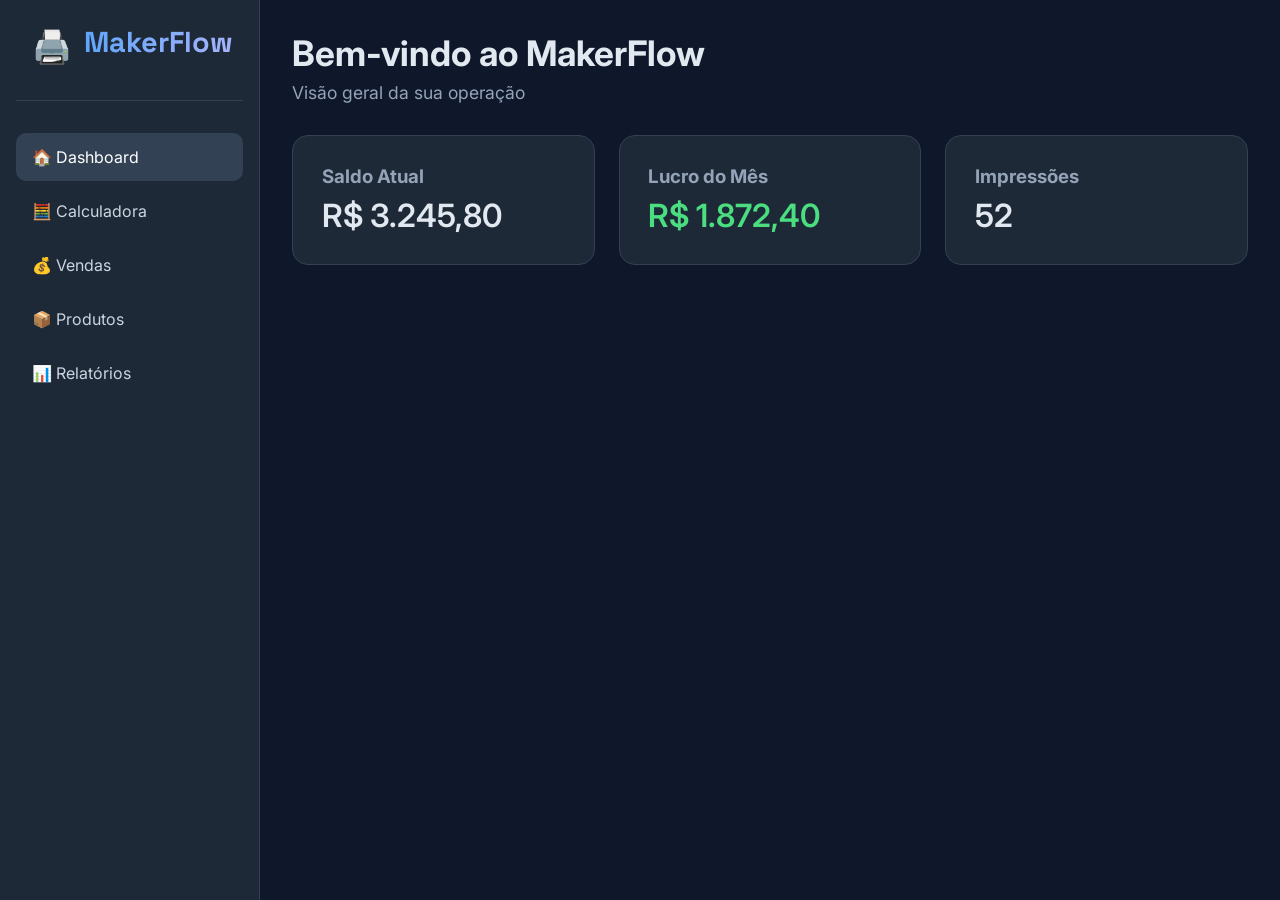
<file: index.html>
<!DOCTYPE html>
<html lang="pt-BR">
<head>
    <meta charset="UTF-8">
    <meta name="viewport" content="width=device-width, initial-scale=1.0">
    <title>MakerFlow • Dashboard</title>
    <link rel="stylesheet" href="style.css">
    <link href="https://fonts.googleapis.com/css2?family=Inter:wght@400;500;600&family=Space+Grotesk:wght@500;600&display=swap" rel="stylesheet">
</head>
<body>
    <div class="app">
        <nav class="sidebar">
            <div class="logo">
                <span>🖨️</span>
                <h1>MakerFlow</h1>
            </div>
            <div class="menu">
                <a href="index.html" class="menu-item active">🏠 Dashboard</a>
                <a href="calculadora.html" class="menu-item">🧮 Calculadora</a>
                <a href="vendas.html" class="menu-item">💰 Vendas</a>
                <a href="produtos.html" class="menu-item">📦 Produtos</a>
                <a href="relatorios.html" class="menu-item">📊 Relatórios</a>
            </div>
        </nav>

        <main class="content">
            <h1>Bem-vindo ao MakerFlow</h1>
            <p class="subtitle">Visão geral da sua operação</p>
            
            <div class="cards-grid">
                <div class="card-info">
                    <h3>Saldo Atual</h3>
                    <h2>R$ 3.245,80</h2>
                </div>
                <div class="card-info">
                    <h3>Lucro do Mês</h3>
                    <h2 class="positivo">R$ 1.872,40</h2>
                </div>
                <div class="card-info">
                    <h3>Impressões</h3>
                    <h2>52</h2>
                </div>
            </div>
        </main>
    </div>

    <script src="script.js"></script>
</body>
</html>
</file>
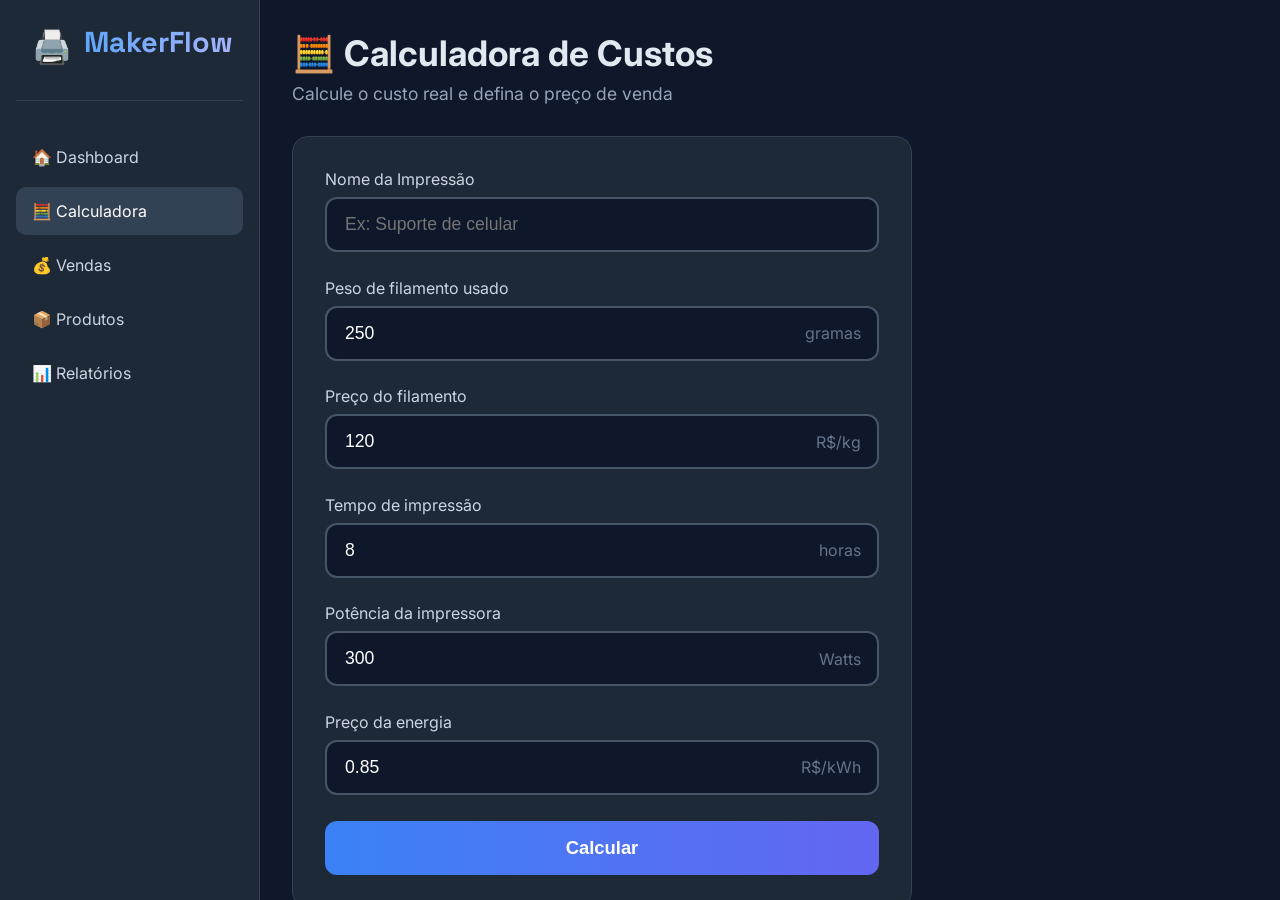
<file: calculadora.html>
<!DOCTYPE html>
<html lang="pt-BR">
<head>
    <meta charset="UTF-8">
    <meta name="viewport" content="width=device-width, initial-scale=1.0">
    <title>MakerFlow • Calculadora</title>
    <link rel="stylesheet" href="style.css">
    <link href="https://fonts.googleapis.com/css2?family=Inter:wght@400;500;600&family=Space+Grotesk:wght@500;600&display=swap" rel="stylesheet">
</head>
<body>
    <div class="app">
        <nav class="sidebar">
            <div class="logo">
                <span>🖨️</span>
                <h1>MakerFlow</h1>
            </div>
            <div class="menu">
                <a href="index.html" class="menu-item">🏠 Dashboard</a>
                <a href="calculadora.html" class="menu-item active">🧮 Calculadora</a>
                <a href="vendas.html" class="menu-item">💰 Vendas</a>
                <a href="produtos.html" class="menu-item">📦 Produtos</a>
                <a href="relatorios.html" class="menu-item">📊 Relatórios</a>
            </div>
        </nav>

        <main class="content">
            <h1>🧮 Calculadora de Custos</h1>
            <p class="subtitle">Calcule o custo real e defina o preço de venda</p>
            
            <div class="card">
                <form id="calcForm">
                    <div class="input-group">
                        <label for="nome">Nome da Impressão</label>
                        <input type="text" id="nome" placeholder="Ex: Suporte de celular" required>
                    </div>

                    <div class="input-group">
                        <label for="filamento">Peso de filamento usado</label>
                        <div class="input-with-unit">
                            <input type="number" id="filamento" value="250" step="0.1" required>
                            <span class="unit">gramas</span>
                        </div>
                    </div>

                    <div class="input-group">
                        <label for="precoFilamento">Preço do filamento</label>
                        <div class="input-with-unit">
                            <input type="number" id="precoFilamento" value="120" step="0.01" required>
                            <span class="unit">R$/kg</span>
                        </div>
                    </div>

                    <div class="input-group">
                        <label for="horas">Tempo de impressão</label>
                        <div class="input-with-unit">
                            <input type="number" id="horas" value="8" step="0.1" required>
                            <span class="unit">horas</span>
                        </div>
                    </div>

                    <div class="input-group">
                        <label for="potencia">Potência da impressora</label>
                        <div class="input-with-unit">
                            <input type="number" id="potencia" value="300" step="1" required>
                            <span class="unit">Watts</span>
                        </div>
                    </div>

                    <div class="input-group">
                        <label for="precoEnergia">Preço da energia</label>
                        <div class="input-with-unit">
                            <input type="number" id="precoEnergia" value="0.85" step="0.01" required>
                            <span class="unit">R$/kWh</span>
                        </div>
                    </div>

                    <button type="submit" class="btn-calcular">Calcular</button>
                </form>
            </div>

            <!-- Resultado -->
            <div id="resultadoCalc" class="resultado-card hidden">
                <h2 id="nomeResultadoCalc"></h2>
                
                <div class="resultados">
                    <div class="result-item">
                        <span>Custo Total</span>
                        <strong id="custoTotal">R$ 0,00</strong>
                    </div>
                    <div class="result-item">
                        <span>Custo por Hora</span>
                        <strong id="custoHora">R$ 0,00</strong>
                    </div>
                </div>

                <h3>Sugestão de Preço de Venda</h3>
                <div class="multiplicadores">
                    <div class="multi-item">
                        <span class="multi-titulo">2× <small>Lucro Mínimo</small></span>
                        <span id="preco2" class="multi-valor">R$ 0,00</span>
                    </div>
                    <div class="multi-item destaque">
                        <span class="multi-titulo">3× <small>Lucro Ideal</small></span>
                        <span id="preco3" class="multi-valor">R$ 0,00</span>
                    </div>
                    <div class="multi-item">
                        <span class="multi-titulo">4× <small>Lucro Alto</small></span>
                        <span id="preco4" class="multi-valor">R$ 0,00</span>
                    </div>
                </div>

                <button id="novaCalcBtn" class="btn-nova">Nova Cálculo</button>
            </div>
        </main>
    </div>

    <script src="script.js"></script>
    <script>
        // Lógica específica da calculadora
        const form = document.getElementById('calcForm');
        const resultadoDiv = document.getElementById('resultadoCalc');

        form.addEventListener('submit', function(e) {
            e.preventDefault();

            const nome = document.getElementById('nome').value.trim() || "Impressão sem nome";
            const peso = parseFloat(document.getElementById('filamento').value) || 0;
            const precoFil = parseFloat(document.getElementById('precoFilamento').value) || 0;
            const horas = parseFloat(document.getElementById('horas').value) || 0;
            const potencia = parseFloat(document.getElementById('potencia').value) || 0;
            const precoEnergia = parseFloat(document.getElementById('precoEnergia').value) || 0;

            const custoFil = (peso / 1000) * precoFil;
            const custoEn = (potencia / 1000) * horas * precoEnergia;
            const custoTotal = custoFil + custoEn;
            const custoHora = horas > 0 ? custoTotal / horas : 0;

            // Mostrar resultado
            document.getElementById('nomeResultadoCalc').textContent = nome;
            document.getElementById('custoTotal').textContent = `R$ ${custoTotal.toFixed(2)}`;
            document.getElementById('custoHora').textContent = `R$ ${custoHora.toFixed(2)}`;

            document.getElementById('preco2').textContent = `R$ ${(custoTotal * 2).toFixed(2)}`;
            document.getElementById('preco3').textContent = `R$ ${(custoTotal * 3).toFixed(2)}`;
            document.getElementById('preco4').textContent = `R$ ${(custoTotal * 4).toFixed(2)}`;

            form.parentElement.classList.add('hidden');
            resultadoDiv.classList.remove('hidden');
        });

        document.getElementById('novaCalcBtn').addEventListener('click', function() {
            form.reset();
            form.parentElement.classList.remove('hidden');
            resultadoDiv.classList.add('hidden');
        });
    </script>
</body>
</html>
</file>
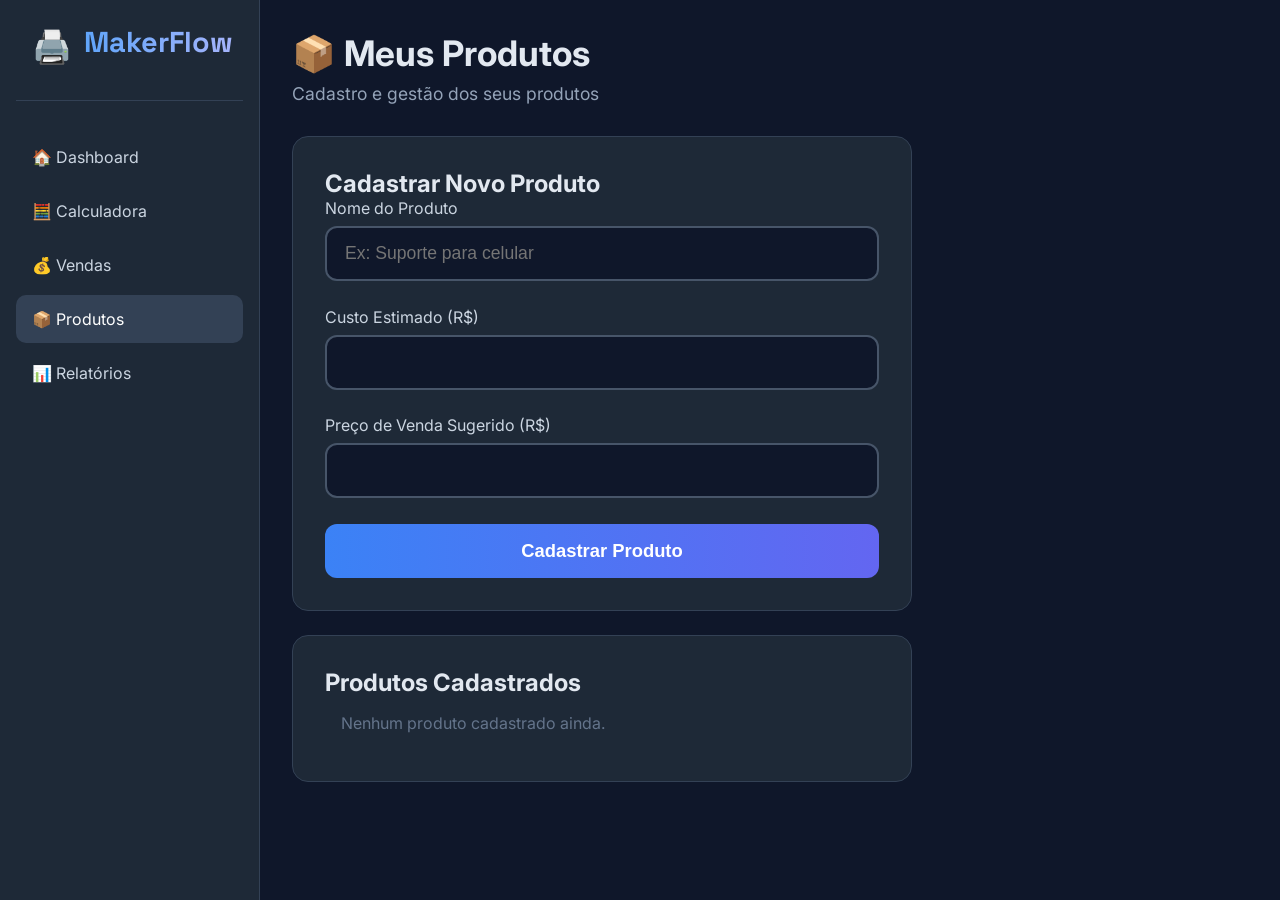
<file: produtos.html>
<!DOCTYPE html>
<html lang="pt-BR">
<head>
    <meta charset="UTF-8">
    <meta name="viewport" content="width=device-width, initial-scale=1.0">
    <title>MakerFlow • Produtos</title>
    <link rel="stylesheet" href="style.css">
    <link href="https://fonts.googleapis.com/css2?family=Inter:wght@400;500;600&family=Space+Grotesk:wght@500;600&display=swap" rel="stylesheet">
</head>
<body>
    <div class="app">
        <nav class="sidebar">
            <div class="logo">
                <span>🖨️</span>
                <h1>MakerFlow</h1>
            </div>
            <div class="menu">
                <a href="index.html" class="menu-item">🏠 Dashboard</a>
                <a href="calculadora.html" class="menu-item">🧮 Calculadora</a>
                <a href="vendas.html" class="menu-item">💰 Vendas</a>
                <a href="produtos.html" class="menu-item active">📦 Produtos</a>
                <a href="relatorios.html" class="menu-item">📊 Relatórios</a>
            </div>
        </nav>

        <main class="content">
            <h1>📦 Meus Produtos</h1>
            <p class="subtitle">Cadastro e gestão dos seus produtos</p>

            <div class="card">
                <h2>Cadastrar Novo Produto</h2>
                <form id="produtoForm">
                    <div class="input-group">
                        <label for="produtoNome">Nome do Produto</label>
                        <input type="text" id="produtoNome" placeholder="Ex: Suporte para celular" required>
                    </div>
                    <div class="input-group">
                        <label for="produtoCusto">Custo Estimado (R$)</label>
                        <input type="number" id="produtoCusto" step="0.01" required>
                    </div>
                    <div class="input-group">
                        <label for="produtoPreco">Preço de Venda Sugerido (R$)</label>
                        <input type="number" id="produtoPreco" step="0.01" required>
                    </div>
                    <button type="submit" class="btn-calcular">Cadastrar Produto</button>
                </form>
            </div>

            <div class="card" style="margin-top: 1.5rem;">
                <h2>Produtos Cadastrados</h2>
                <div id="listaProdutos">
                    <!-- Preenchido via JS -->
                </div>
            </div>
        </main>
    </div>

    <script src="script.js"></script>
    <script>
        const produtoForm = document.getElementById('produtoForm');
        const listaProdutos = document.getElementById('listaProdutos');

        let produtos = JSON.parse(localStorage.getItem('makerflow_produtos')) || [];

        function atualizarListaProdutos() {
            if (produtos.length === 0) {
                listaProdutos.innerHTML = `<p style="color:#64748b; padding:1rem;">Nenhum produto cadastrado ainda.</p>`;
                return;
            }

            let html = '';
            produtos.forEach((p, index) => {
                html += `
                    <div class="produto-item">
                        <div>
                            <strong>${p.nome}</strong><br>
                            <small>Custo: R$ ${p.custo} | Venda: R$ ${p.precoVenda}</small>
                        </div>
                        <small style="color:#4ade80;">Lucro: R$ ${(p.precoVenda - p.custo).toFixed(2)}</small>
                    </div>
                `;
            });
            listaProdutos.innerHTML = html;
        }

        produtoForm.addEventListener('submit', function(e) {
            e.preventDefault();

            const novoProduto = {
                nome: document.getElementById('produtoNome').value,
                custo: parseFloat(document.getElementById('produtoCusto').value),
                precoVenda: parseFloat(document.getElementById('produtoPreco').value)
            };

            produtos.unshift(novoProduto);
            localStorage.setItem('makerflow_produtos', JSON.stringify(produtos));

            alert('Produto cadastrado com sucesso!');
            produtoForm.reset();
            atualizarListaProdutos();
        });

        // Carregar ao abrir
        atualizarListaProdutos();
    </script>
</body>
</html>
</file>
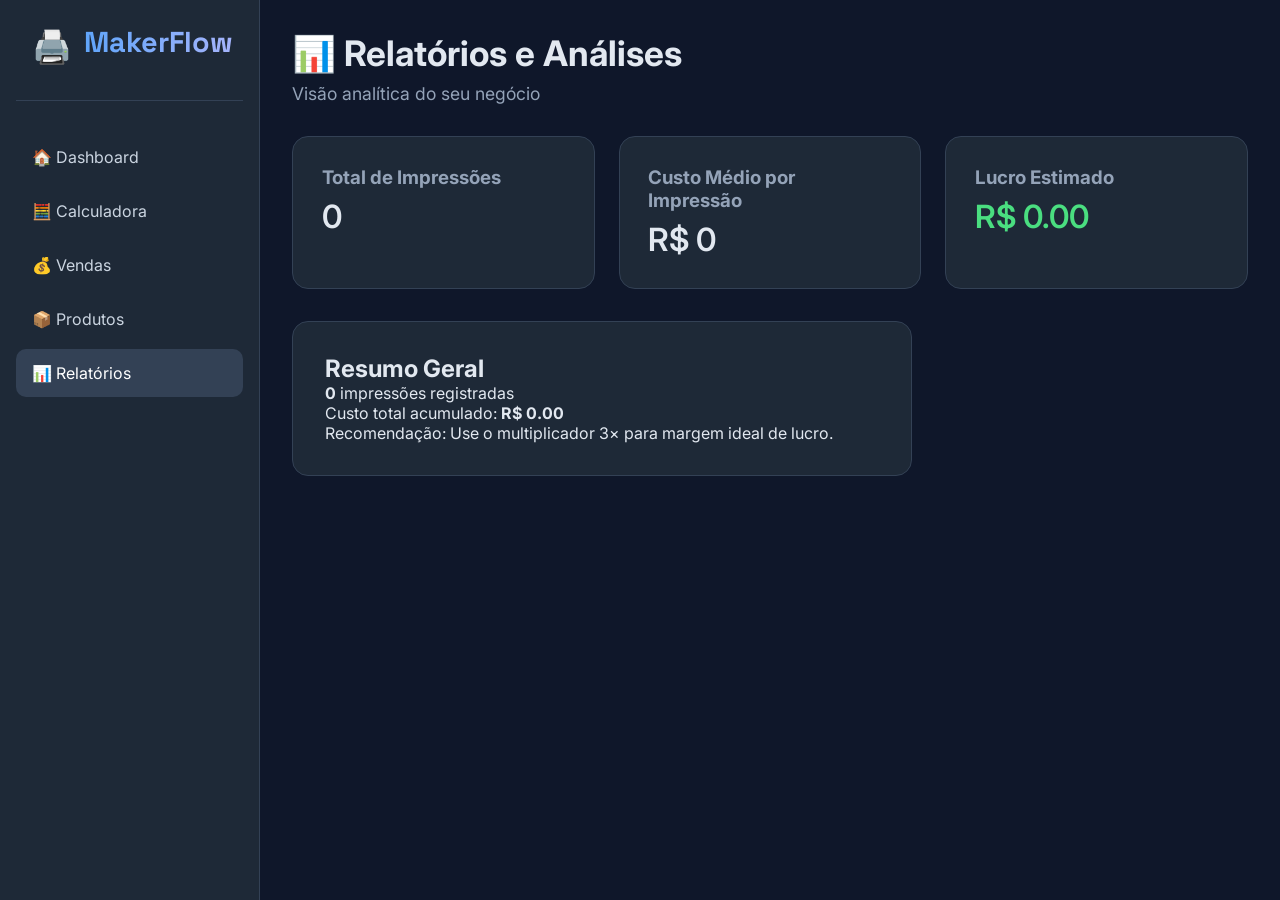
<file: relatorios.html>
<!DOCTYPE html>
<html lang="pt-BR">
<head>
    <meta charset="UTF-8">
    <meta name="viewport" content="width=device-width, initial-scale=1.0">
    <title>MakerFlow • Relatórios</title>
    <link rel="stylesheet" href="style.css">
    <link href="https://fonts.googleapis.com/css2?family=Inter:wght@400;500;600&family=Space+Grotesk:wght@500;600&display=swap" rel="stylesheet">
</head>
<body>
    <div class="app">
        <nav class="sidebar">
            <div class="logo">
                <span>🖨️</span>
                <h1>MakerFlow</h1>
            </div>
            <div class="menu">
                <a href="index.html" class="menu-item">🏠 Dashboard</a>
                <a href="calculadora.html" class="menu-item">🧮 Calculadora</a>
                <a href="vendas.html" class="menu-item">💰 Vendas</a>
                <a href="produtos.html" class="menu-item">📦 Produtos</a>
                <a href="relatorios.html" class="menu-item active">📊 Relatórios</a>
            </div>
        </nav>

        <main class="content">
            <h1>📊 Relatórios e Análises</h1>
            <p class="subtitle">Visão analítica do seu negócio</p>

            <div class="cards-grid">
                <div class="card-info">
                    <h3>Total de Impressões</h3>
                    <h2 id="total-impressoes-rel">0</h2>
                </div>
                <div class="card-info">
                    <h3>Custo Médio por Impressão</h3>
                    <h2 id="custo-medio">R$ 0,00</h2>
                </div>
                <div class="card-info">
                    <h3>Lucro Estimado</h3>
                    <h2 id="lucro-estimado" class="positivo">R$ 0,00</h2>
                </div>
            </div>

            <div class="card" style="margin-top: 2rem;">
                <h2>Resumo Geral</h2>
                <div id="resumo-relatorio">
                    <p>Carregando dados...</p>
                </div>
            </div>
        </main>
    </div>

    <script src="script.js"></script>
    <script>
        function gerarRelatorio() {
            let historico = JSON.parse(localStorage.getItem('makerflow_historico')) || [];
            
            const totalImpressoes = historico.length;
            let custoTotal = 0;

            historico.forEach(item => {
                if (item.custoTotal) custoTotal += parseFloat(item.custoTotal);
            });

            const custoMedio = totalImpressoes > 0 ? (custoTotal / totalImpressoes).toFixed(2) : 0;

            document.getElementById('total-impressoes-rel').textContent = totalImpressoes;
            document.getElementById('custo-medio').textContent = `R$ ${custoMedio}`;
            document.getElementById('lucro-estimado').textContent = `R$ ${(custoTotal * 2).toFixed(2)}`; // Exemplo 2x

            const resumo = document.getElementById('resumo-relatorio');
            resumo.innerHTML = `
                <p><strong>${totalImpressoes}</strong> impressões registradas</p>
                <p>Custo total acumulado: <strong>R$ ${custoTotal.toFixed(2)}</strong></p>
                <p>Recomendação: Use o multiplicador 3× para margem ideal de lucro.</p>
            `;
        }

        // Gerar relatório ao carregar
        gerarRelatorio();
    </script>
</body>
</html>
</file>
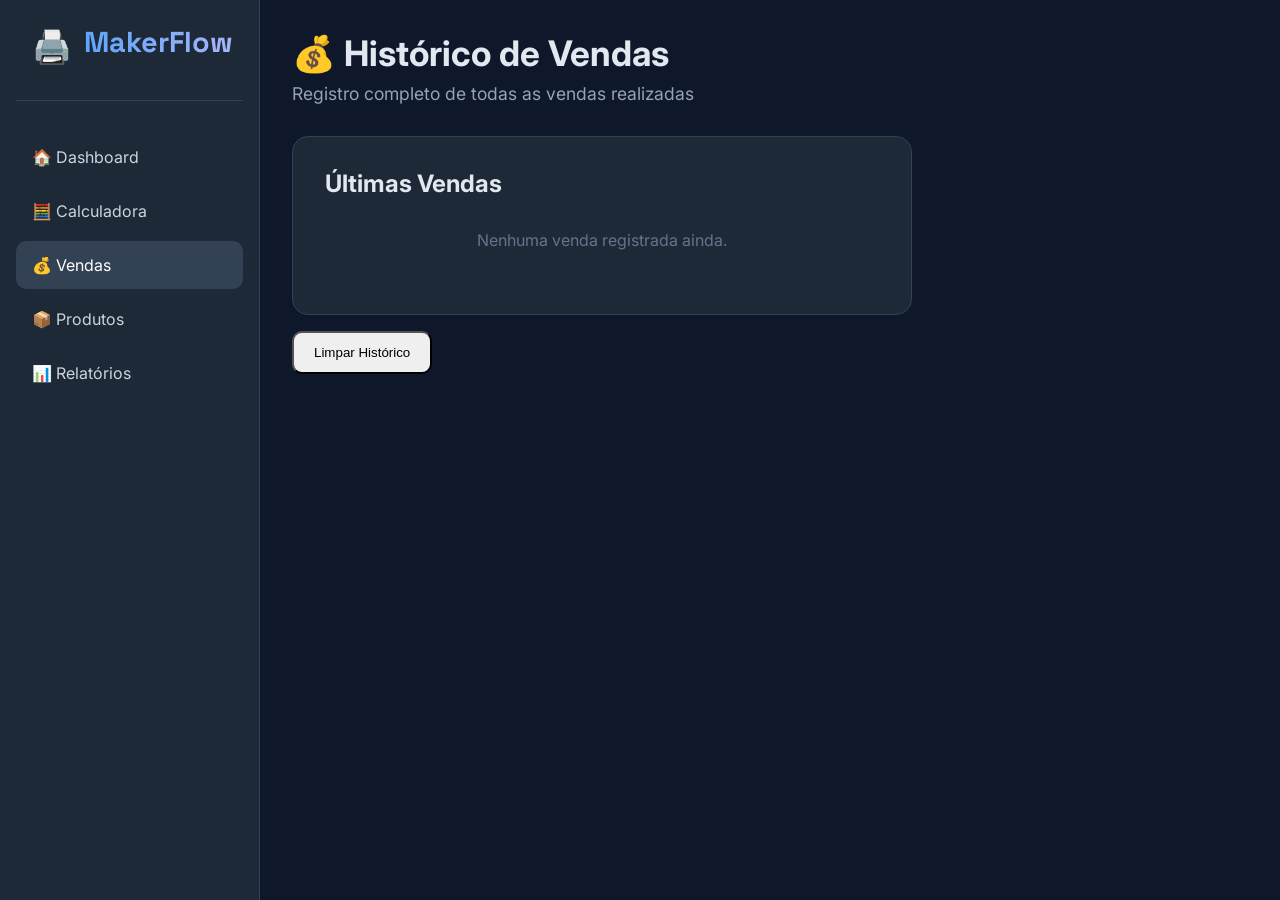
<file: vendas.html>
<!DOCTYPE html>
<html lang="pt-BR">
<head>
    <meta charset="UTF-8">
    <meta name="viewport" content="width=device-width, initial-scale=1.0">
    <title>MakerFlow • Vendas</title>
    <link rel="stylesheet" href="style.css">
    <link href="https://fonts.googleapis.com/css2?family=Inter:wght@400;500;600&family=Space+Grotesk:wght@500;600&display=swap" rel="stylesheet">
</head>
<body>
    <div class="app">
        <nav class="sidebar">
            <div class="logo">
                <span>🖨️</span>
                <h1>MakerFlow</h1>
            </div>
            <div class="menu">
                <a href="index.html" class="menu-item">🏠 Dashboard</a>
                <a href="calculadora.html" class="menu-item">🧮 Calculadora</a>
                <a href="vendas.html" class="menu-item active">💰 Vendas</a>
                <a href="produtos.html" class="menu-item">📦 Produtos</a>
                <a href="relatorios.html" class="menu-item">📊 Relatórios</a>
            </div>
        </nav>

        <main class="content">
            <h1>💰 Histórico de Vendas</h1>
            <p class="subtitle">Registro completo de todas as vendas realizadas</p>

            <div class="card">
                <h2>Últimas Vendas</h2>
                <div id="listaVendas" class="lista-vazia">
                    <!-- Preenchido via JavaScript -->
                </div>
            </div>

            <button onclick="limparHistorico()" class="btn-secundario" style="margin-top: 1rem;">
                Limpar Histórico
            </button>
        </main>
    </div>

    <script src="script.js"></script>
    <script>
        // Lógica específica da página de vendas
        const listaVendas = document.getElementById('listaVendas');

        function carregarVendas() {
            let historico = JSON.parse(localStorage.getItem('makerflow_historico')) || [];
            
            if (historico.length === 0) {
                listaVendas.innerHTML = `<p style="color:#64748b; text-align:center; padding:2rem;">Nenhuma venda registrada ainda.</p>`;
                return;
            }

            let html = '';
            historico.forEach(item => {
                html += `
                    <div class="venda-item">
                        <div>
                            <strong>${item.nome}</strong><br>
                            <small>${item.data}</small>
                        </div>
                        <div style="text-align:right;">
                            <strong>R$ ${item.custoTotal || '0.00'}</strong>
                        </div>
                    </div>
                `;
            });
            listaVendas.innerHTML = html;
        }

        function limparHistorico() {
            if (confirm("Deseja limpar todo o histórico de vendas?")) {
                localStorage.removeItem('makerflow_historico');
                carregarVendas();
            }
        }

        // Carregar ao abrir a página
        carregarVendas();
    </script>
</body>
</html>
</file>
<file: style.css>
* {
    margin: 0;
    padding: 0;
    box-sizing: border-box;
}

body {
    font-family: 'Inter', system-ui, sans-serif;
    background: #0f172a;
    color: #e2e8f0;
    height: 100vh;
    overflow: hidden;
}

.app {
    display: flex;
    height: 100vh;
}

.sidebar {
    width: 260px;
    background: #1e2937;
    border-right: 1px solid #334155;
    padding: 1.5rem 1rem;
    display: flex;
    flex-direction: column;
}

.logo {
    display: flex;
    align-items: center;
    gap: 12px;
    padding: 0 1rem 2rem;
    border-bottom: 1px solid #334155;
    margin-bottom: 2rem;
}

.logo span {
    font-size: 2rem;
}

.logo h1 {
    font-family: 'Space Grotesk', sans-serif;
    font-size: 1.8rem;
    background: linear-gradient(90deg, #60a5fa, #a5b4fc);
    -webkit-background-clip: text;
    -webkit-text-fill-color: transparent;
}

.menu-item {
    display: flex;
    align-items: center;
    gap: 12px;
    padding: 14px 1rem;
    color: #cbd5e1;
    text-decoration: none;
    border-radius: 10px;
    margin-bottom: 6px;
    transition: all 0.2s;
}

.menu-item:hover,
.menu-item.active {
    background: #334155;
    color: white;
}

.content {
    flex: 1;
    padding: 2rem;
    overflow-y: auto;
}

h1 {
    font-size: 2.2rem;
    margin-bottom: 8px;
}

.subtitle {
    color: #94a3b8;
    font-size: 1.1rem;
    margin-bottom: 2rem;
}

.cards-grid {
    display: grid;
    grid-template-columns: repeat(auto-fit, minmax(280px, 1fr));
    gap: 1.5rem;
}

.card-info {
    background: #1e2937;
    padding: 1.8rem;
    border-radius: 16px;
    border: 1px solid #334155;
}

.card-info h3 {
    color: #94a3b8;
    margin-bottom: 8px;
}

.card-info h2 {
    font-size: 2rem;
    font-weight: 600;
}

.positivo {
    color: #4ade80;
}

.card {
    background: #1e2937;
    border-radius: 16px;
    padding: 2rem;
    border: 1px solid #334155;
    max-width: 620px;
}

.input-group {
    margin-bottom: 1.6rem;
}

label {
    display: block;
    margin-bottom: 8px;
    color: #cbd5e1;
}

input {
    width: 100%;
    padding: 15px 18px;
    background: #0f172a;
    border: 2px solid #475569;
    border-radius: 12px;
    color: white;
    font-size: 1.1rem;
}

.input-with-unit {
    position: relative;
}

.unit {
    position: absolute;
    right: 18px;
    top: 50%;
    transform: translateY(-50%);
    color: #64748b;
}

.btn-calcular {
    width: 100%;
    padding: 16px;
    background: linear-gradient(90deg, #3b82f6, #6366f1);
    color: white;
    border: none;
    border-radius: 12px;
    font-size: 1.15rem;
    font-weight: 600;
    cursor: pointer;
}

.btn-nova, .btn-secundario {
    padding: 12px 20px;
    border-radius: 10px;
    cursor: pointer;
}

.resultado-card {
    background: #1e2937;
    border-radius: 16px;
    padding: 2rem;
    border: 1px solid #334155;
    margin-top: 1.5rem;
}

.multiplicadores {
    display: flex;
    gap: 1rem;
    margin: 1.5rem 0;
}

.multi-item {
    flex: 1;
    background: #0f172a;
    padding: 1.2rem;
    border-radius: 12px;
    text-align: center;
    border: 2px solid #334155;
}

.multi-item.destaque {
    border-color: #60a5fa;
}

.venda-item, .produto-item {
    background: #0f172a;
    padding: 1rem;
    border-radius: 12px;
    margin-bottom: 10px;
    display: flex;
    justify-content: space-between;
    align-items: center;
}
</file>
